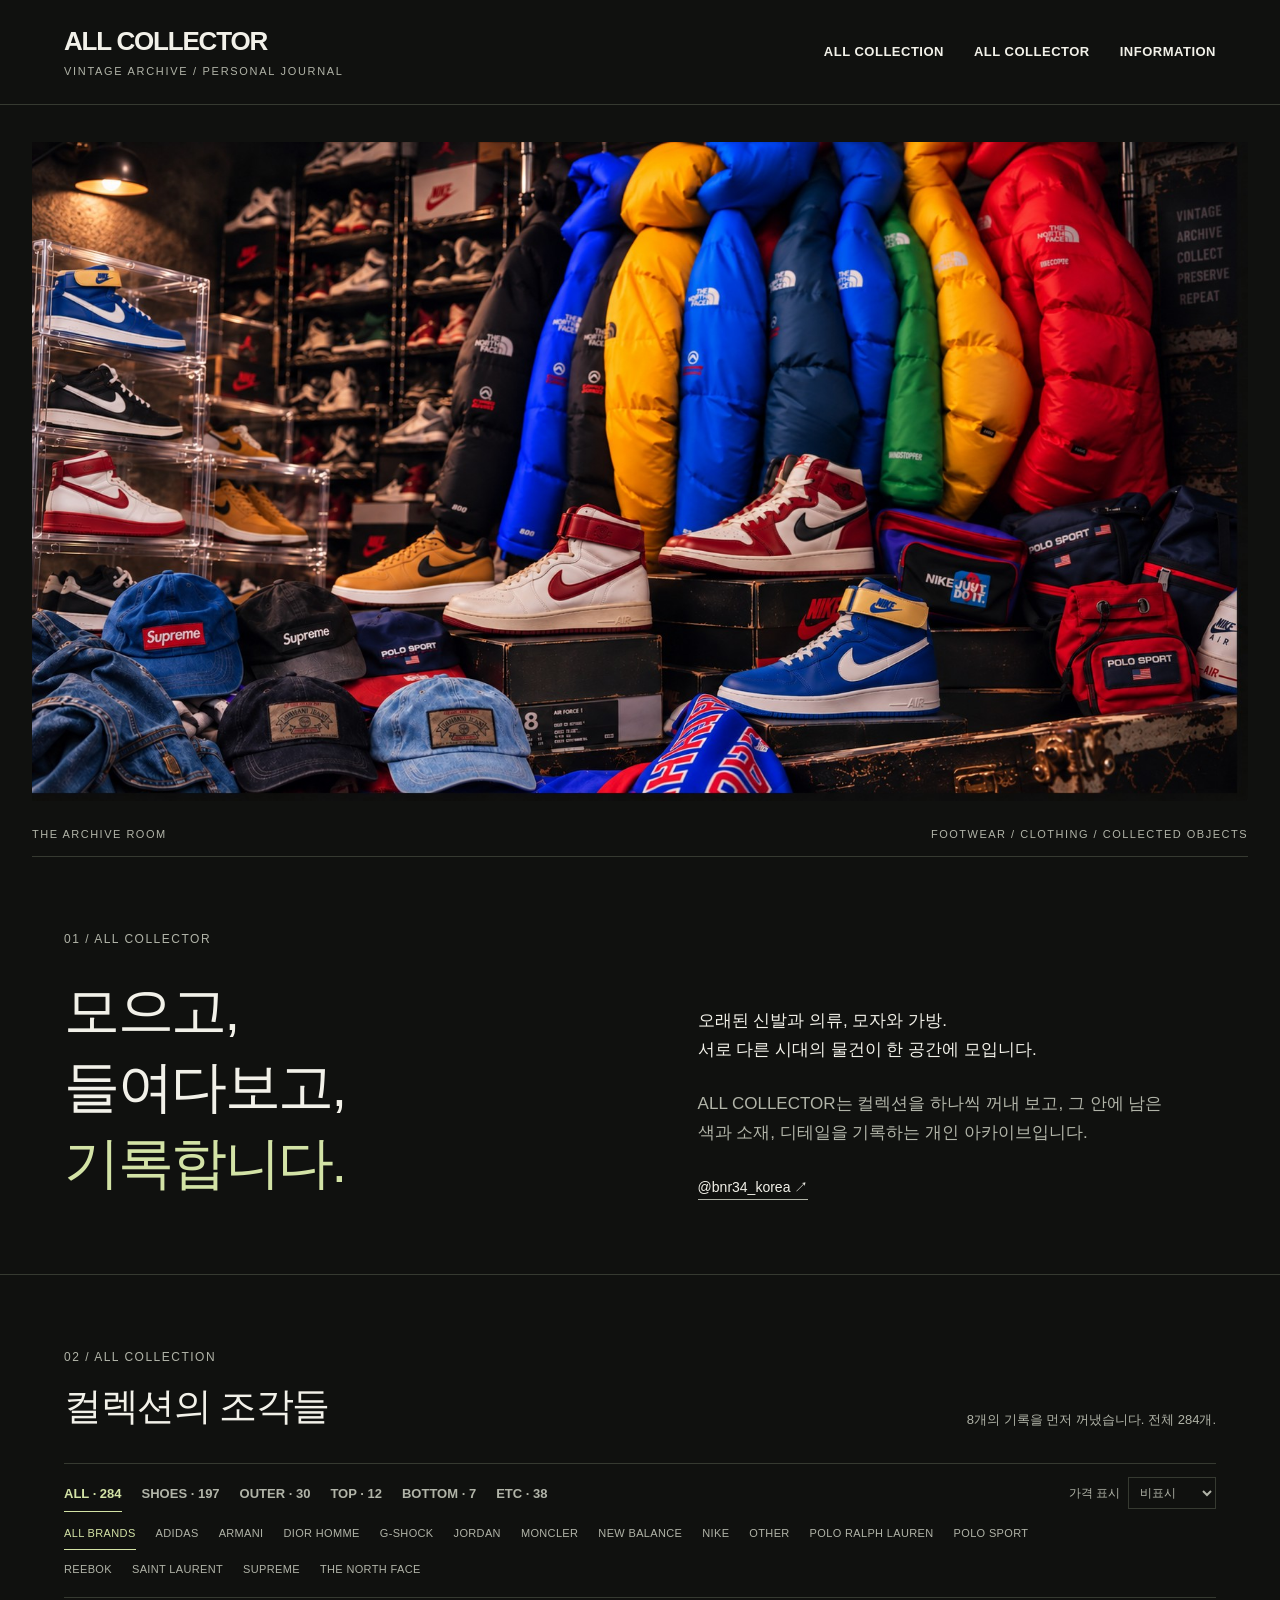
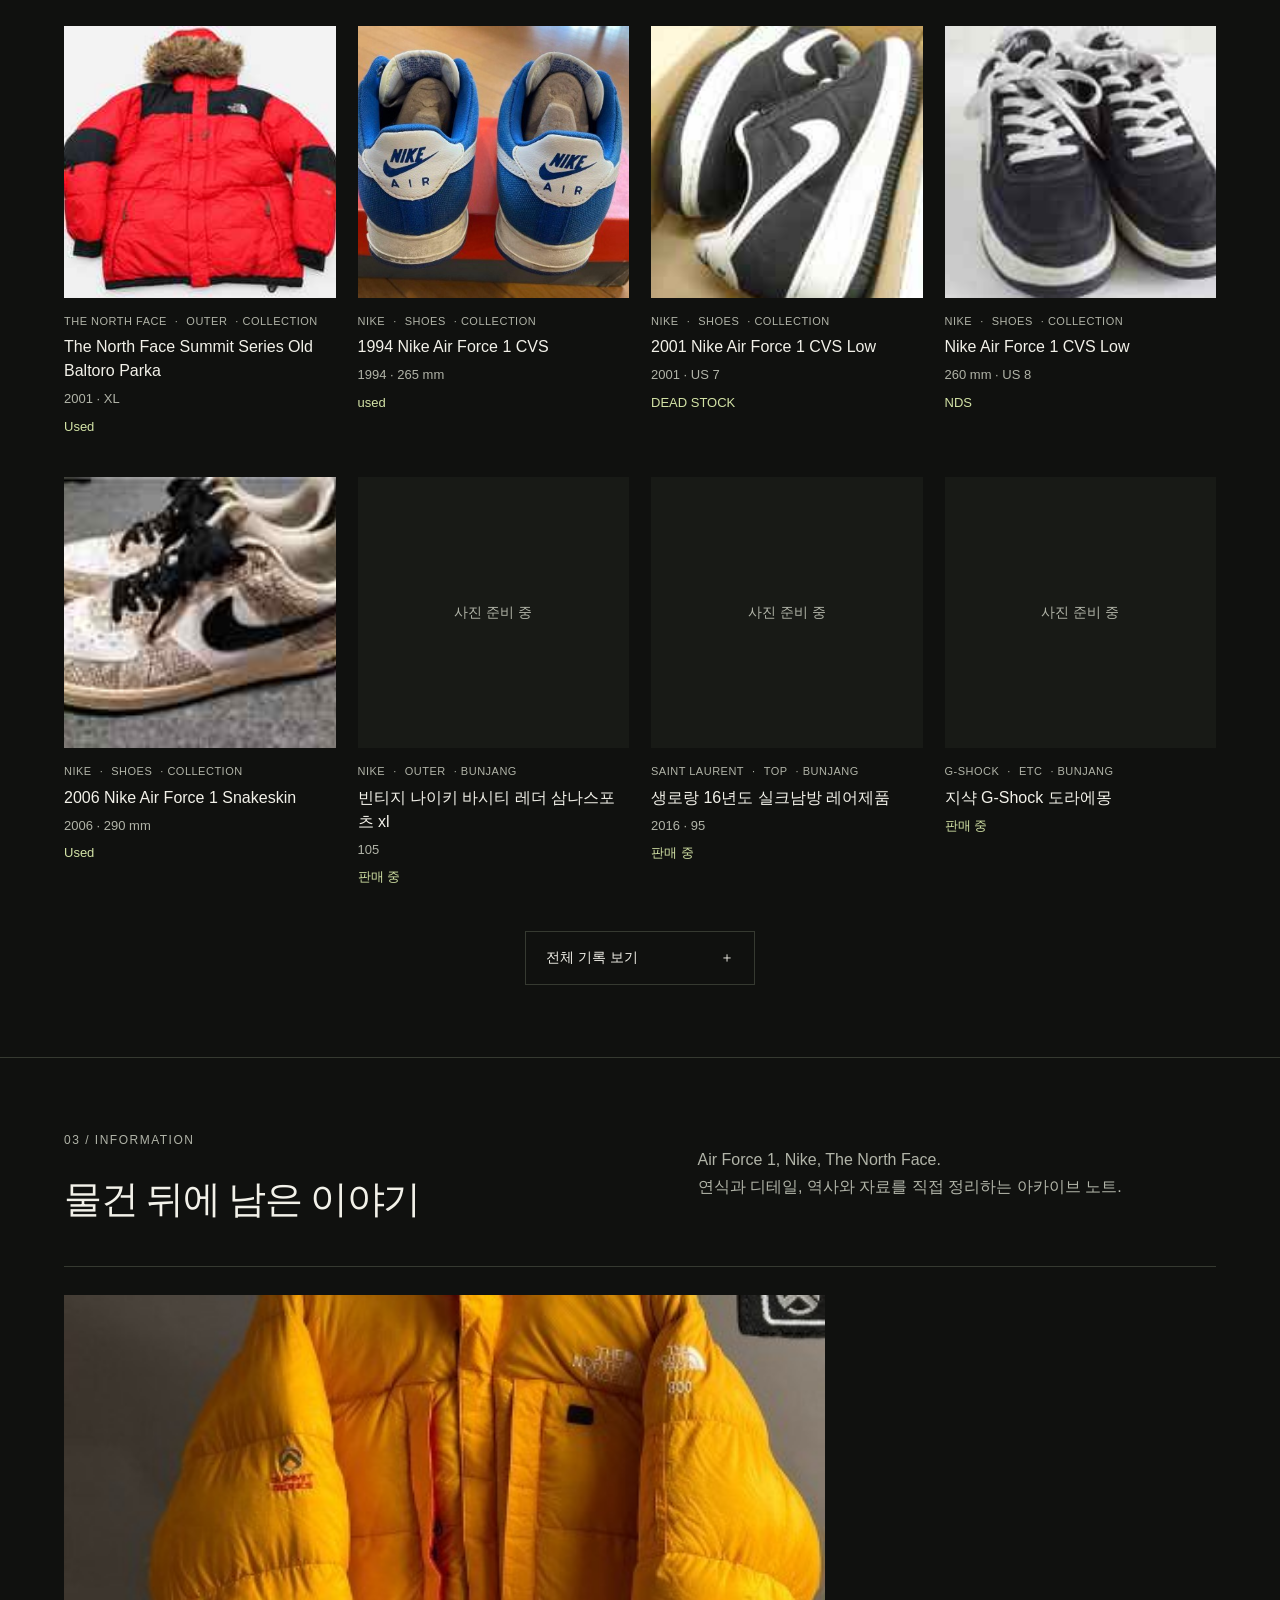
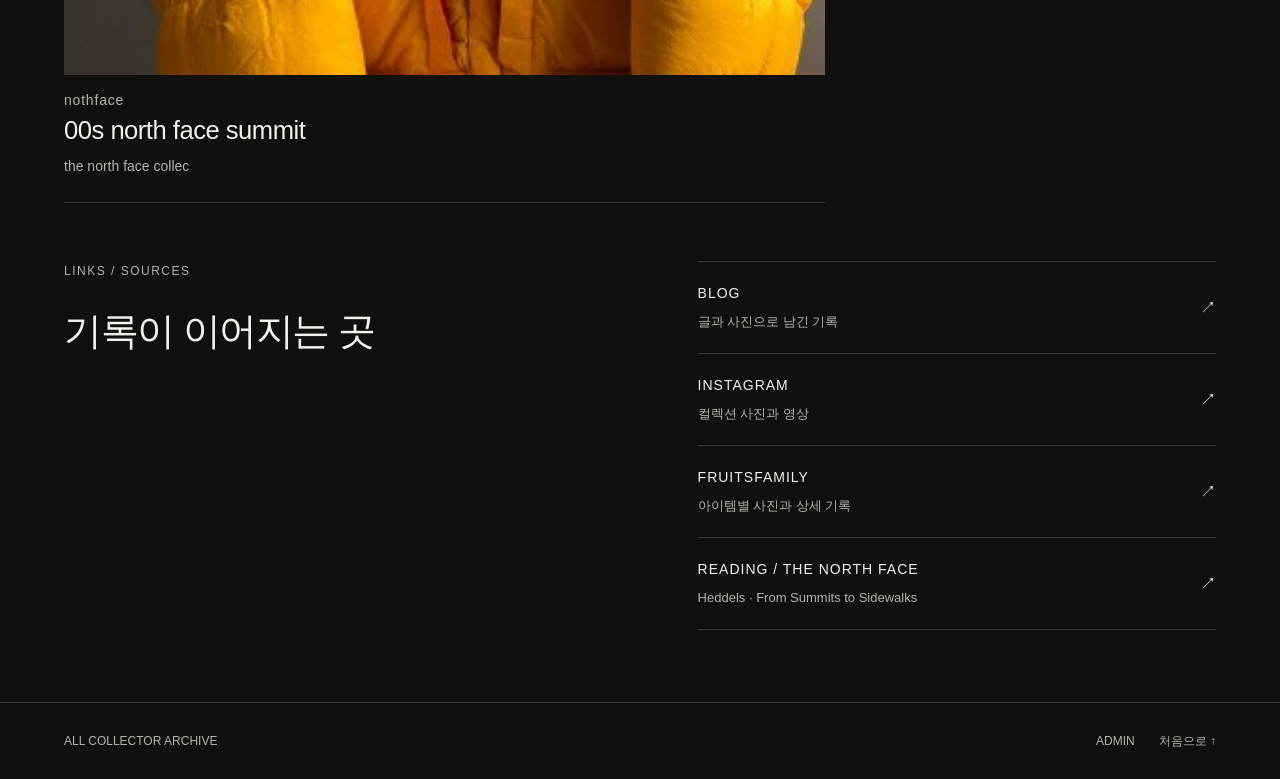
<file: index.html>
<!doctype html>
<html lang="ko">
<head>
<meta charset="utf-8">
<meta name="viewport" content="width=device-width,initial-scale=1">
<meta name="description" content="ALL COLLECTOR. 빈티지 신발과 의류, 모자와 가방을 모으고 기록하는 개인 아카이브.">
<title>ALL COLLECTOR ARCHIVE</title>
<link rel="stylesheet" href="assets/site.css">
<link rel="stylesheet" href="assets/information.css">
<script src="assets/site.js" defer></script>
<script src="assets/information.js" defer></script>
</head>
<body>
<a class="skip" href="#collection">컬렉션으로 바로가기</a>
<header class="masthead">
<a class="brand" href="#home" aria-label="ALL COLLECTOR 처음으로">ALL COLLECTOR<span>VINTAGE ARCHIVE / PERSONAL JOURNAL</span></a>
<nav aria-label="주요 메뉴"><a href="#collection">ALL COLLECTION</a><a href="#collector">ALL COLLECTOR</a><a href="#information">INFORMATION</a></nav>
</header>
<main id="home">
<section class="cover" aria-label="아카이브 커버">
<img src="assets/archive-room-cover.jpg" width="1536" height="864" alt="컬러별 패딩과 빈티지 스니커즈, 모자, 가방이 함께 놓인 아카이브 룸" fetchpriority="high" decoding="async">
<div class="cover-line"><span>THE ARCHIVE ROOM</span><span>FOOTWEAR / CLOTHING / COLLECTED OBJECTS</span></div>
</section>
<section class="intro section" id="collector">
<div><p class="eyebrow">01 / ALL COLLECTOR</p><h1>모으고,<br>들여다보고,<br><span>기록합니다.</span></h1></div>
<div class="intro-copy"><p>오래된 신발과 의류, 모자와 가방.<br>서로 다른 시대의 물건이 한 공간에 모입니다.</p><p>ALL COLLECTOR는 컬렉션을 하나씩 꺼내 보고, 그 안에 남은 색과 소재, 디테일을 기록하는 개인 아카이브입니다.</p><a class="text-link" href="https://www.instagram.com/bnr34_korea/" target="_blank" rel="noopener noreferrer">@bnr34_korea ↗</a></div>
</section>
<section class="section collection" id="collection">
<div class="section-head"><div><p class="eyebrow">02 / ALL COLLECTION</p><h2>컬렉션의 조각들</h2></div><p class="section-note" id="collectionNote">분야와 브랜드별로 꺼내 보는 기록</p></div>
<div class="collection-tools"><div class="filter-stack"><nav class="categories" aria-label="품목 분류"><button type="button" data-category="all" aria-pressed="true">ALL</button><button type="button" data-category="shoes" aria-pressed="false">SHOES</button><button type="button" data-category="outer" aria-pressed="false">OUTER</button><button type="button" data-category="top" aria-pressed="false">TOP</button><button type="button" data-category="bottom" aria-pressed="false">BOTTOM</button><button type="button" data-category="etc" aria-pressed="false">ETC</button></nav><nav class="brands" id="brandFilters" aria-label="브랜드 분류"></nav></div><label class="price-control">가격 표시 <select id="priceMode"><option value="hidden">비표시</option><option value="sale">판매 중만</option><option value="all">항상</option></select></label></div>
<div class="grid" id="grid" aria-live="polite"><p class="empty">컬렉션을 불러오는 중입니다.</p></div>
<button class="more" type="button" id="viewAll" hidden>전체 기록 보기 <span aria-hidden="true">＋</span></button>
<noscript><p>컬렉션을 보려면 자바스크립트를 켜 주세요. 아래 원문 링크에서도 기록을 볼 수 있습니다.</p></noscript>
</section>
<section class="section information" id="information">
<div class="information-head"><div><p class="eyebrow">03 / INFORMATION</p><h2>물건 뒤에 남은 이야기</h2></div><p class="info-copy">Air Force 1, Nike, The North Face.<br>연식과 디테일, 역사와 자료를 직접 정리하는 아카이브 노트.</p></div>
<div id="informationStories" class="information-stories" aria-live="polite" hidden></div>
<div class="information-links"><div><p class="eyebrow">LINKS / SOURCES</p><h2>기록이 이어지는 곳</h2></div><div class="link-list"><a href="https://m.blog.naver.com/bnr34_jeff" target="_blank" rel="noopener noreferrer"><span><strong>BLOG</strong><small>글과 사진으로 남긴 기록</small></span><span aria-hidden="true">↗</span></a><a href="https://www.instagram.com/bnr34_korea/" target="_blank" rel="noopener noreferrer"><span><strong>INSTAGRAM</strong><small>컬렉션 사진과 영상</small></span><span aria-hidden="true">↗</span></a><a href="https://seller.fruitsfamily.com/Agm2/cd06lu4p" target="_blank" rel="noopener noreferrer"><span><strong>FRUITSFAMILY</strong><small>아이템별 사진과 상세 기록</small></span><span aria-hidden="true">↗</span></a><a href="https://www.heddels.com/2019/03/north-face-summits-sidewalks/" target="_blank" rel="noopener noreferrer"><span><strong>READING / THE NORTH FACE</strong><small>Heddels · From Summits to Sidewalks</small></span><span aria-hidden="true">↗</span></a></div></div>
</section>
</main>
<footer><span>ALL COLLECTOR ARCHIVE</span><span class="footer-links"><a href="admin/">ADMIN</a><a href="#home">처음으로 ↑</a></span></footer>
<dialog id="detail" aria-labelledby="detailTitle"><button class="close" type="button" aria-label="상세 기록 닫기">닫기 ×</button><div id="detailContent"></div></dialog>
<dialog id="infoDetail" aria-labelledby="infoDetailTitle"><button class="close" type="button" aria-label="INFORMATION 글 닫기">닫기 ×</button><div id="infoDetailContent"></div></dialog>
</body>
</html>
</file>
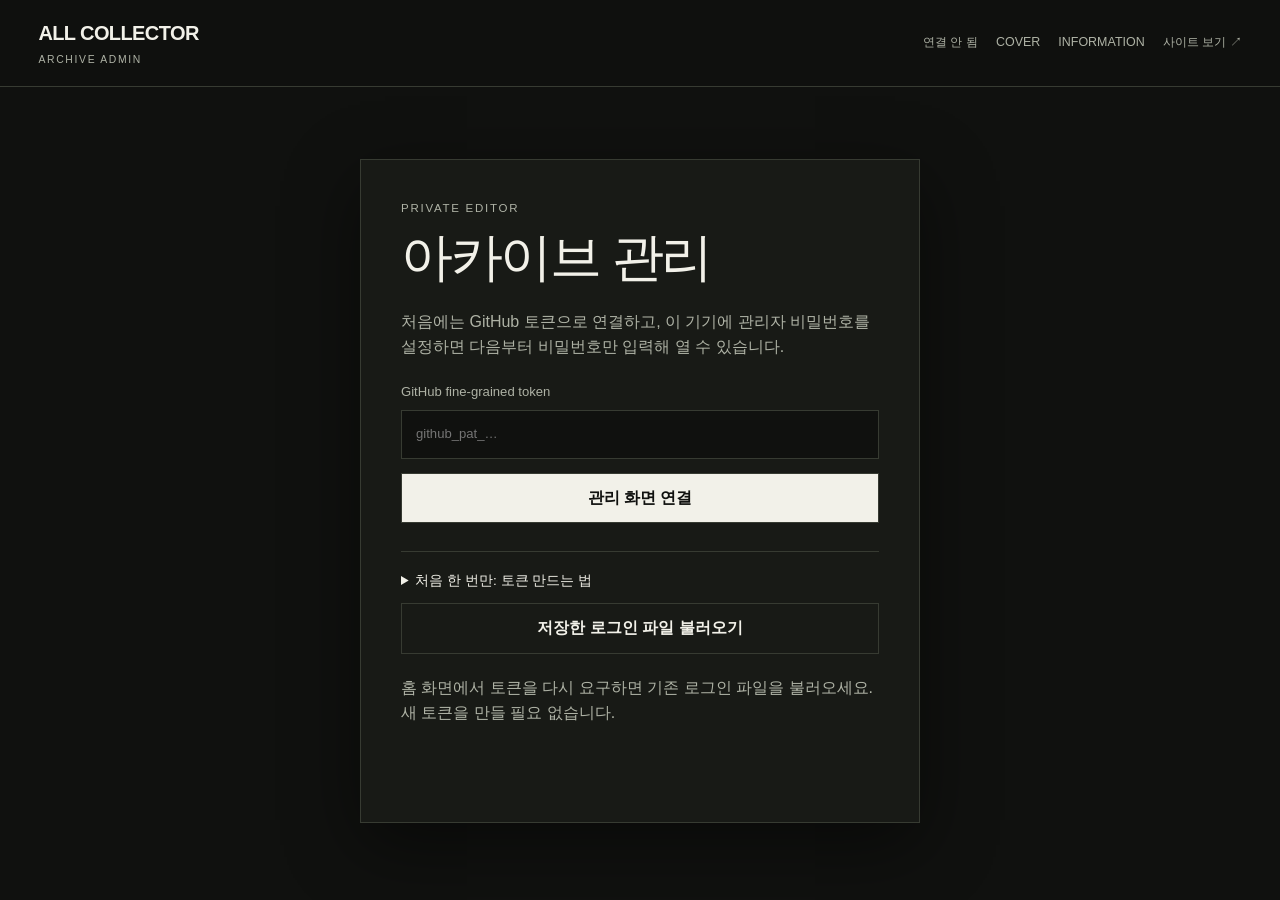
<file: admin/index.html>
<!doctype html>
<html lang="ko">
<head>
<meta charset="utf-8">
<meta name="viewport" content="width=device-width,initial-scale=1,viewport-fit=cover">
<meta name="robots" content="noindex,nofollow">
<meta name="description" content="ALL COLLECTOR ARCHIVE 기록 관리">
<meta http-equiv="Content-Security-Policy" content="default-src 'self'; connect-src 'self' https://api.github.com; img-src 'self' data: blob: https:; style-src 'self'; script-src 'self'; base-uri 'none'; form-action 'none'">
<title>ARCHIVE ADMIN · ALL COLLECTOR</title>
<link rel="stylesheet" href="admin.css">
<script src="admin.js" defer></script>
</head>
<body>
<header class="topbar">
  <a class="wordmark" href="../">ALL COLLECTOR <span>ARCHIVE ADMIN</span></a>
  <div class="top-actions">
    <span id="connectionState" class="connection">연결 안 됨</span>
    <button id="passwordButton" class="text-button password-action" type="button" hidden>비밀번호 설정</button>
    <button id="disconnectButton" class="text-button" type="button" hidden>연결 해제</button>
    <a class="text-button" href="cover.html">COVER</a>
    <a class="text-button" href="information.html">INFORMATION</a>
    <a class="text-button" href="../" target="_blank" rel="noopener">사이트 보기 ↗</a>
  </div>
</header>

<main>
  <section id="loginPanel" class="login-panel" aria-labelledby="loginTitle">
    <p class="kicker">PRIVATE EDITOR</p>
    <h1 id="loginTitle">아카이브 관리</h1>
    <p>처음에는 GitHub 토큰으로 연결하고, 이 기기에 관리자 비밀번호를 설정하면 다음부터 비밀번호만 입력해 열 수 있습니다.</p>
    <div id="passwordLogin" hidden>
      <label class="token-field">관리자 비밀번호
        <input id="unlockPassword" type="password" autocomplete="current-password" placeholder="설정한 비밀번호">
      </label>
      <button id="unlockButton" class="primary wide" type="button">비밀번호로 열기</button>
      <button id="useTokenButton" class="text-button login-switch" type="button">토큰으로 다시 연결</button>
    </div>
    <div id="tokenLogin">
      <label class="token-field">GitHub fine-grained token
        <input id="tokenInput" type="password" autocomplete="off" autocapitalize="none" spellcheck="false" placeholder="github_pat_…">
      </label>
      <button id="connectButton" class="primary wide" type="button">관리 화면 연결</button>
    </div>
    <details>
      <summary>처음 한 번만: 토큰 만드는 법</summary>
      <ol><li>GitHub에서 <strong>Fine-grained personal access token</strong>을 만듭니다.</li><li>Repository access는 <strong>Only select repositories</strong>에서 <code>-vintage-archive</code>만 선택합니다.</li><li>Permissions → Repository permissions → Contents를 <strong>Read and write</strong>로 지정합니다.</li><li>생성된 토큰을 위 칸에 붙여 넣고 연결합니다.</li></ol>
      <a href="https://github.com/settings/personal-access-tokens/new" target="_blank" rel="noopener">GitHub 토큰 만들기 ↗</a>
    </details><p id="loginError" class="error" role="alert"></p>
  </section>

  <section id="workspace" class="workspace" hidden>
    <aside class="records-panel"><div class="records-head"><div><p class="kicker">ALL RECORDS</p><h1>기록 관리</h1></div><button id="newButton" class="primary" type="button">＋ 새 기록</button></div><div class="search-row"><label class="search"><span class="sr-only">기록 검색</span><input id="searchInput" type="search" placeholder="제목·브랜드·연도 검색"></label><select id="categoryFilter" aria-label="카테고리 필터"><option value="all">ALL</option><option value="shoes">SHOES</option><option value="outer">OUTER</option><option value="top">TOP</option><option value="bottom">BOTTOM</option><option value="etc">ETC</option></select></div><p id="recordCount" class="count"></p><div id="recordList" class="record-list" aria-live="polite"></div></aside>
    <section id="editorPanel" class="editor-panel" aria-labelledby="editorTitle"><div class="editor-head"><button id="backButton" class="back" type="button">← 목록</button><div><p id="editorMode" class="kicker">NEW RECORD</p><h2 id="editorTitle">새 기록</h2></div><button id="hideButton" class="danger" type="button" hidden>삭제</button></div>
      <form id="recordForm"><div class="photo-field"><div id="photoPreview" class="photo-preview"><span>사진 미리보기</span></div><label class="file-button">사진 여러 장 선택<input id="imageFile" type="file" accept="image/*" multiple></label><p>여러 장을 한 번에 선택할 수 있습니다. 첫 번째 사진이 대표 사진으로 표시되며, ×를 눌러 제외할 수 있습니다.</p></div>
        <div class="form-fields"><label class="full">제목 <strong>*</strong><input id="titleInput" name="title" required maxlength="180"></label><label>브랜드<input id="brandInput" name="brand" maxlength="80" placeholder="NIKE"></label><label>카테고리<select id="categoryInput" name="category"><option value="shoes">SHOES</option><option value="outer">OUTER</option><option value="top">TOP</option><option value="bottom">BOTTOM</option><option value="etc">ETC</option></select></label><label>연도<input id="yearInput" name="year" inputmode="numeric" pattern="[0-9]*" placeholder="1994"></label><label>사이즈<input id="sizeInput" name="size" maxlength="40" placeholder="265 / XL"></label><label>상태<select id="statusInput" name="status"><option value="archive">ARCHIVE</option><option value="for_sale">판매 중</option><option value="reserved">예약 중</option><option value="sold">SOLD</option></select></label><label>표시 문구<input id="statusTextInput" name="status_text" maxlength="60" placeholder="DEAD STOCK / NDS"></label><label>가격(원)<input id="priceInput" name="price_krw" inputmode="numeric" pattern="[0-9]*" placeholder="400000"></label><label>게시일<input id="publishedInput" name="published_at" type="date"></label><label class="full">원문 링크<input id="sourceUrlInput" name="source_url" type="url" inputmode="url" autocapitalize="none" placeholder="https://…"></label><label class="full">사진 주소<input id="imageUrlInput" name="image" inputmode="url" autocapitalize="none" placeholder="사진을 새로 올리지 않을 때만 사용"></label><label class="full">설명<textarea id="descriptionInput" name="description" rows="7" maxlength="4000"></textarea></label><label class="check full"><input id="showPriceInput" name="show_price" type="checkbox"><span>가격 표시 허용</span></label></div><div class="savebar"><p id="saveMessage" role="status"></p><button id="saveButton" class="primary" type="submit">저장하고 사이트에 반영</button></div></form>
    </section>
  </section>
</main>
<dialog id="passwordDialog" class="password-dialog"><form id="passwordForm" method="dialog"><button id="closePasswordDialog" class="dialog-close" type="button" aria-label="닫기">×</button><p class="kicker">THIS DEVICE ONLY</p><h2>관리자 비밀번호 설정</h2><p>현재 GitHub 연결 정보를 이 기기에 암호화해 저장합니다. 다음부터 이 비밀번호로 관리자 화면을 열 수 있습니다.</p><label>새 비밀번호<input id="newPassword" type="password" autocomplete="new-password" minlength="4" required></label><label>비밀번호 확인<input id="confirmPassword" type="password" autocomplete="new-password" minlength="4" required></label><p id="passwordError" class="error" role="alert"></p><button id="savePasswordButton" class="primary wide" type="submit">비밀번호 저장</button><button id="removeSavedLoginButton" class="text-button remove-login" type="button" hidden>이 기기의 저장된 로그인 삭제</button></form></dialog>
<div id="toast" class="toast" role="status" aria-live="polite" hidden></div>
</body></html>
</file>
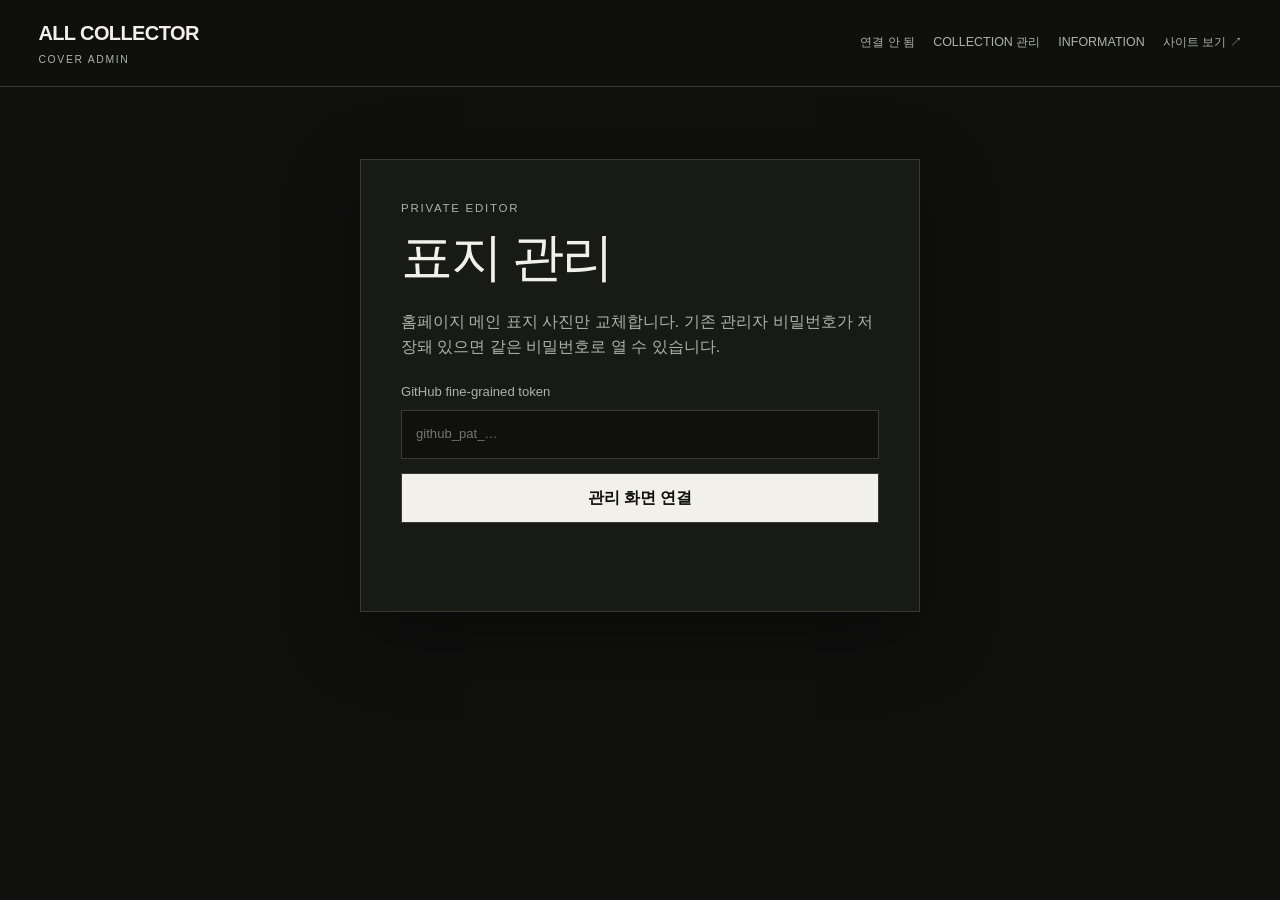
<file: admin/cover.html>
<!doctype html>
<html lang="ko">
<head>
<meta charset="utf-8">
<meta name="viewport" content="width=device-width,initial-scale=1,viewport-fit=cover">
<meta name="robots" content="noindex,nofollow">
<meta http-equiv="Content-Security-Policy" content="default-src 'self'; connect-src 'self' https://api.github.com; img-src 'self' data: blob: https:; style-src 'self'; script-src 'self'; base-uri 'none'; form-action 'none'">
<title>COVER ADMIN · ALL COLLECTOR</title>
<link rel="stylesheet" href="admin.css">
<script src="cover.js" defer></script>
</head>
<body>
<header class="topbar">
  <a class="wordmark" href="../">ALL COLLECTOR <span>COVER ADMIN</span></a>
  <div class="top-actions">
    <span id="connectionState" class="connection">연결 안 됨</span>
    <a class="text-button" href="./">COLLECTION 관리</a>
    <a class="text-button" href="information.html">INFORMATION</a>
    <a class="text-button" href="../" target="_blank" rel="noopener">사이트 보기 ↗</a>
  </div>
</header>
<main>
  <section id="loginPanel" class="login-panel">
    <p class="kicker">PRIVATE EDITOR</p>
    <h1>표지 관리</h1>
    <p>홈페이지 메인 표지 사진만 교체합니다. 기존 관리자 비밀번호가 저장돼 있으면 같은 비밀번호로 열 수 있습니다.</p>
    <div id="passwordLogin" hidden>
      <label class="token-field">관리자 비밀번호<input id="unlockPassword" type="password" autocomplete="current-password" placeholder="기존 관리자 비밀번호"></label>
      <button id="unlockButton" class="primary wide" type="button">비밀번호로 열기</button>
      <button id="useTokenButton" class="text-button login-switch" type="button">토큰으로 연결</button>
    </div>
    <div id="tokenLogin">
      <label class="token-field">GitHub fine-grained token<input id="tokenInput" type="password" autocomplete="off" autocapitalize="none" spellcheck="false" placeholder="github_pat_…"></label>
      <button id="connectButton" class="primary wide" type="button">관리 화면 연결</button>
    </div>
    <p id="loginError" class="error" role="alert"></p>
  </section>

  <section id="workspace" class="login-panel" hidden>
    <p class="kicker">MAIN COVER</p>
    <h1>홈페이지 표지</h1>
    <div class="photo-field">
      <div id="coverPreview" class="photo-preview"><img id="coverImage" src="../assets/archive-room-cover.jpg" alt="현재 홈페이지 표지"></div>
      <label class="file-button">새 표지 사진 선택<input id="coverFile" type="file" accept="image/*"></label>
      <p>사진을 고른 뒤 아래 저장 버튼을 눌러야 홈페이지에 반영됩니다. 컬렉션·상품·INFORMATION 데이터는 건드리지 않습니다.</p>
    </div>
    <div class="savebar">
      <p id="saveMessage" role="status"></p>
      <button id="saveButton" class="primary" type="button" disabled>이 사진을 표지로 저장</button>
    </div>
  </section>
</main>
<div id="toast" class="toast" role="status" aria-live="polite" hidden></div>
</body>
</html>
</file>
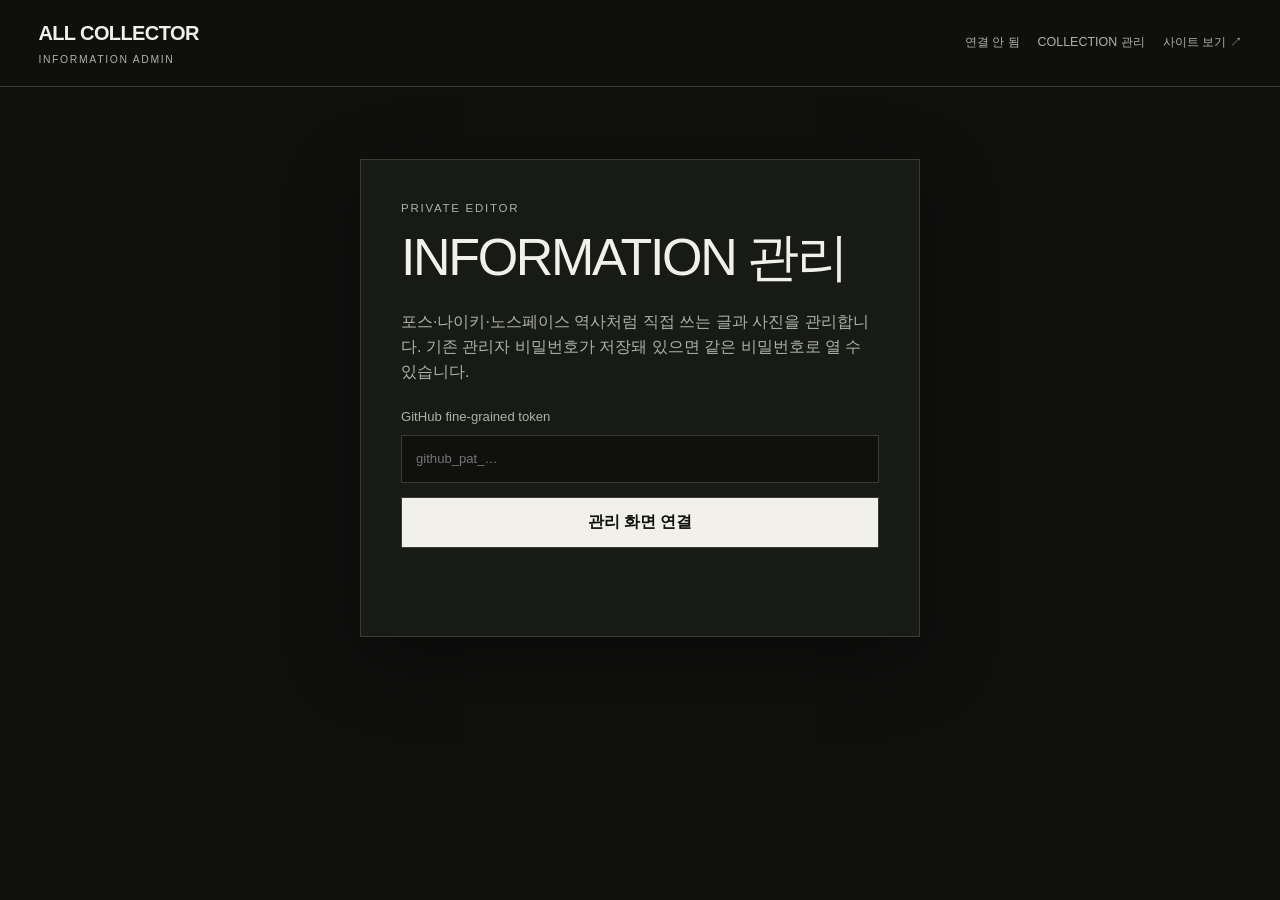
<file: admin/information.html>
<!doctype html>
<html lang="ko">
<head>
<meta charset="utf-8">
<meta name="viewport" content="width=device-width,initial-scale=1,viewport-fit=cover">
<meta name="robots" content="noindex,nofollow">
<meta name="description" content="ALL COLLECTOR INFORMATION 기록 관리">
<meta http-equiv="Content-Security-Policy" content="default-src 'self'; connect-src 'self' https://api.github.com; img-src 'self' data: blob: https:; style-src 'self'; script-src 'self'; base-uri 'none'; form-action 'none'">
<title>INFORMATION ADMIN · ALL COLLECTOR</title>
<link rel="stylesheet" href="admin.css">
<link rel="stylesheet" href="information.css">
<script src="information.js" defer></script>
</head>
<body>
<header class="topbar">
  <a class="wordmark" href="../">ALL COLLECTOR <span>INFORMATION ADMIN</span></a>
  <div class="top-actions">
    <span id="connectionState" class="connection">연결 안 됨</span>
    <a class="text-button" href="./">COLLECTION 관리</a>
    <a class="text-button" href="../#information" target="_blank" rel="noopener">사이트 보기 ↗</a>
  </div>
</header>

<main>
  <section id="loginPanel" class="login-panel" aria-labelledby="loginTitle">
    <p class="kicker">PRIVATE EDITOR</p>
    <h1 id="loginTitle">INFORMATION 관리</h1>
    <p>포스·나이키·노스페이스 역사처럼 직접 쓰는 글과 사진을 관리합니다. 기존 관리자 비밀번호가 저장돼 있으면 같은 비밀번호로 열 수 있습니다.</p>
    <div id="passwordLogin" hidden>
      <label class="token-field">관리자 비밀번호
        <input id="unlockPassword" type="password" autocomplete="current-password" placeholder="기존 관리자 비밀번호">
      </label>
      <button id="unlockButton" class="primary wide" type="button">비밀번호로 열기</button>
      <button id="useTokenButton" class="text-button login-switch" type="button">토큰으로 연결</button>
    </div>
    <div id="tokenLogin">
      <label class="token-field">GitHub fine-grained token
        <input id="tokenInput" type="password" autocomplete="off" autocapitalize="none" spellcheck="false" placeholder="github_pat_…">
      </label>
      <button id="connectButton" class="primary wide" type="button">관리 화면 연결</button>
    </div>
    <p id="loginError" class="error" role="alert"></p>
  </section>

  <section id="workspace" class="workspace info-workspace" hidden>
    <aside class="records-panel">
      <div class="records-head">
        <div><p class="kicker">INFORMATION</p><h1>글 관리</h1></div>
        <button id="newButton" class="primary" type="button">＋ 새 글</button>
      </div>
      <div class="search-row info-search-row">
        <label class="search"><span class="sr-only">글 검색</span><input id="searchInput" type="search" placeholder="제목·분류 검색"></label>
        <select id="visibilityFilter" aria-label="공개 상태 필터">
          <option value="all">ALL</option><option value="visible">공개</option><option value="hidden">숨김</option>
        </select>
      </div>
      <p id="recordCount" class="count"></p>
      <div id="recordList" class="record-list" aria-live="polite"></div>
    </aside>

    <section id="editorPanel" class="editor-panel" aria-labelledby="editorTitle">
      <div class="editor-head">
        <button id="backButton" class="back" type="button">← 목록</button>
        <div><p id="editorMode" class="kicker">NEW ARTICLE</p><h2 id="editorTitle">새 글</h2></div>
        <button id="deleteButton" class="danger" type="button" hidden>삭제</button>
      </div>
      <form id="articleForm">
        <div class="photo-field">
          <div id="photoPreview" class="photo-preview"><span>사진 미리보기</span></div>
          <label class="file-button">사진 여러 장 선택<input id="imageFile" type="file" accept="image/*" multiple></label>
          <p>첫 번째 사진은 대표 이미지입니다. 여러 장을 넣으면 상세 글에서 갤러리로 표시됩니다.</p>
        </div>

        <div class="form-fields">
          <label>분류 / 챕터<input id="sectionInput" maxlength="80" placeholder="AIR FORCE 1 / NIKE / THE NORTH FACE"></label>
          <label>레이아웃<select id="layoutInput"><option value="feature">FEATURE</option><option value="standard">STANDARD</option><option value="compact">COMPACT</option></select></label>
          <label class="full">제목 <strong>*</strong><input id="titleInput" required maxlength="180" placeholder="예: AIR FORCE 1, 1982–1996"></label>
          <label class="full">짧은 소개<input id="subtitleInput" maxlength="300" placeholder="INFORMATION 첫 화면에 보일 한두 줄 설명"></label>
          <label class="full">본문<textarea id="bodyInput" rows="16" maxlength="20000" placeholder="직접 글을 입력하세요.&#10;&#10;## 소제목&#10;&gt; 인용문&#10;- 목록 항목&#10;처럼 간단한 서식을 사용할 수 있습니다."></textarea></label>
          <label>게시일<input id="publishedInput" type="date"></label>
          <label>공개 상태<select id="visibleInput"><option value="true">공개</option><option value="false">숨김</option></select></label>
          <label class="full">참고 / 원문 링크<input id="sourceUrlInput" type="url" inputmode="url" autocapitalize="none" placeholder="https://…"></label>
          <label class="full">대표 사진 주소<input id="imageUrlInput" inputmode="url" autocapitalize="none" placeholder="사진을 새로 올리지 않을 때만 사용"></label>
          <p class="format-help full">본문 서식: <code>## 소제목</code> · <code>&gt; 인용문</code> · <code>- 목록</code>. 일반 문장은 문단으로 표시됩니다.</p>
        </div>
        <div class="savebar">
          <p id="saveMessage" role="status"></p>
          <button id="saveButton" class="primary" type="submit">저장하고 사이트에 반영</button>
        </div>
      </form>
    </section>
  </section>
</main>
<div id="toast" class="toast" role="status" aria-live="polite" hidden></div>
</body>
</html>
</file>
<file: assets/site.css>
:root{color-scheme:dark;--bg:#10110f;--panel:#181a16;--text:#f2f1e9;--muted:#b1b4a8;--line:#363a31;--accent:#d3e3a6}
*{box-sizing:border-box}
html{scroll-behavior:smooth;scroll-padding-top:105px}
body{margin:0;background:var(--bg);color:var(--text);font:16px/1.7 Arial,"Apple SD Gothic Neo","Malgun Gothic",sans-serif}
a{color:inherit;text-decoration:none}
button,select{font:inherit}
button,a,select{-webkit-tap-highlight-color:transparent}
button{cursor:pointer}
button:focus-visible,a:focus-visible,select:focus-visible{outline:2px solid var(--accent);outline-offset:5px}
.skip{position:fixed;top:-100px;left:16px;z-index:10;background:var(--text);color:var(--bg);padding:12px}
.skip:focus{top:12px}
.masthead{display:flex;justify-content:space-between;align-items:center;gap:24px;padding:26px 5vw;border-bottom:1px solid var(--line)}
.brand{font-size:26px;font-weight:800;letter-spacing:-1.2px;line-height:1.2}
.brand span{display:block;font-size:11px;letter-spacing:1.7px;font-weight:400;margin-top:8px;color:var(--muted)}
.masthead nav{display:flex;gap:30px;font-size:13px;font-weight:700;letter-spacing:.5px}
.masthead nav a{padding:8px 0}
.masthead nav a:hover{color:var(--accent)}
main{max-width:1800px;margin:auto}
.cover{padding:24px 2.5vw 0}
.cover>img{display:block;width:100%;height:auto;aspect-ratio:16/9;object-fit:contain}
.cover-line{display:flex;justify-content:space-between;gap:15px;padding:12px 0;color:var(--muted);font-size:11px;letter-spacing:1.5px;border-bottom:1px solid var(--line)}
.section{padding:72px 5vw;border-bottom:1px solid var(--line)}
.eyebrow{font-size:12px;letter-spacing:1.5px;color:var(--muted);margin:0 0 24px}
.intro{display:grid;grid-template-columns:1fr 1fr;gap:9vw}
.intro h1{font-size:clamp(36px,4.4vw,68px);font-weight:500;letter-spacing:-2.5px;line-height:1.35;margin:0}
.intro h1 span{color:var(--accent)}
.intro-copy{align-self:end;max-width:480px;font-size:17px}
.intro-copy p{margin:0 0 25px}
.intro-copy p+p{color:var(--muted)}
.text-link{display:inline-block;border-bottom:1px solid var(--muted);font-size:14px}
.section-head{display:flex;align-items:end;justify-content:space-between;gap:24px;margin-bottom:32px}
.section-head .eyebrow{margin-bottom:14px}
h2{font-size:clamp(26px,3vw,42px);font-weight:500;letter-spacing:-1.5px;line-height:1.3;margin:0}
.section-note{color:var(--muted);font-size:13px;margin:0}
.collection-tools{display:flex;justify-content:space-between;gap:20px;align-items:flex-start;border-block:1px solid var(--line);padding:13px 0;margin-bottom:28px}
.filter-stack{display:grid;gap:7px;min-width:0}
.categories,.brands{display:flex;flex-wrap:wrap;gap:5px 20px}
.categories button,.brands button{padding:6px 0;background:none;border:0;color:var(--muted);font-size:13px}
.categories button{font-weight:700}
.brands button{font-size:11px;letter-spacing:.35px}
.categories button[aria-pressed=true],.brands button[aria-pressed=true]{color:var(--accent);box-shadow:0 1px var(--accent)}
.price-control{display:flex;gap:8px;align-items:center;font-size:12px;color:var(--muted);white-space:nowrap}
.price-control select{background:var(--bg);color:var(--muted);padding:7px;border:1px solid var(--line);font-size:12px}
.grid{display:grid;grid-template-columns:repeat(4,minmax(0,1fr));gap:34px 22px}
.card{min-width:0}
.visual{border:0;padding:0;background:var(--panel);display:block;width:100%;aspect-ratio:1;color:var(--muted);overflow:hidden;text-align:left}
.visual img{display:block;width:100%;height:100%;object-fit:cover;transition:transform .25s}
.visual:hover img{transform:scale(1.025)}
.missing-photo{height:100%;display:flex;align-items:center;justify-content:center;font-size:14px}
.card-meta{display:flex;gap:8px;flex-wrap:wrap;font-size:11px;letter-spacing:.5px;color:var(--muted);margin-top:14px}
.card h3{font-size:16px;line-height:1.5;font-weight:500;margin:5px 0}
.title-button{text-align:left;border:0;padding:0;background:none;color:inherit;font-size:inherit;line-height:inherit}
.item-meta,.price{font-size:13px;color:var(--muted);margin:5px 0}
.price{color:var(--text)}
.status{color:var(--accent)}
.more{display:flex;justify-content:space-between;align-items:center;gap:30px;background:none;border:1px solid var(--line);padding:14px 20px;margin:38px auto 0;color:var(--text);min-width:230px;font-size:14px}
[hidden]{display:none!important}
.empty{grid-column:1/-1;padding:40px 0;color:var(--muted)}
.information{display:grid;grid-template-columns:1fr 1fr;gap:9vw}
.info-copy{color:var(--muted);font-size:16px}
.link-list>a{display:flex;justify-content:space-between;align-items:center;padding:20px 0;border-bottom:1px solid var(--line);gap:20px}
.link-list>a:first-child{border-top:1px solid var(--line)}
.link-list strong{display:block;font-size:14px;font-weight:500;letter-spacing:1px}
.link-list small{display:block;font-size:13px;color:var(--muted);margin-top:5px}
.link-list a:hover strong{color:var(--accent)}
footer{display:flex;justify-content:space-between;gap:20px;padding:28px 5vw;font-size:12px;color:var(--muted)}
dialog{background:var(--bg);color:var(--text);border:1px solid var(--line);width:min(850px,94vw);max-height:90vh;padding:24px}
dialog::backdrop{background:#000c}
.close{display:block;margin:0 0 18px auto;background:none;color:var(--text);border:1px solid var(--line);padding:8px 14px;font-size:14px}
.detail-gallery{display:grid;grid-template-columns:repeat(2,minmax(0,1fr));gap:10px}
.detail-gallery .detail-image:first-child{grid-column:1/-1}
.detail-image{display:block;max-height:55vh;width:100%;object-fit:contain;background:var(--panel)}
dialog h2{font-size:26px;margin:20px 0 10px}
dialog p{white-space:pre-line}
.detail-source{display:inline-block;border-bottom:1px solid var(--accent);color:var(--accent);margin:16px 0}
body:has(dialog[open]){overflow:hidden}
@media(min-width:1600px){.cover{padding-inline:5vw}
}
@media(max-width:1000px){.masthead{align-items:start}
.masthead nav{gap:16px;font-size:12px}
.brand{font-size:22px}
.grid{grid-template-columns:repeat(3,minmax(0,1fr))}
.collection-tools{align-items:start;flex-direction:column;gap:10px}
.intro,.information{gap:6vw}
}
@media(max-width:680px){html{scroll-padding-top:15px}
.masthead{display:block;padding:22px 20px 16px}
.brand{font-size:24px}
.brand span{font-size:10px;letter-spacing:1.4px}
.masthead nav{margin-top:20px;gap:20px;flex-wrap:wrap;font-size:12px}
.cover{padding:0}
.cover-line{margin:0 20px;font-size:10px;letter-spacing:.8px}
.cover-line span:last-child{display:none}
.section{padding:42px 20px}
.intro,.information{grid-template-columns:1fr;gap:28px}
.intro h1{font-size:36px;letter-spacing:-1.5px}
.intro-copy{font-size:16px}
.intro-copy p{margin-bottom:18px}
.eyebrow{margin-bottom:18px}
.section-head{display:block;margin-bottom:24px}
.section-note{margin-top:12px}
.categories,.brands{gap:4px 16px}
.grid{grid-template-columns:repeat(2,minmax(0,1fr));gap:26px 14px}
.card h3{font-size:14px}
.card-meta{font-size:10px}
.item-meta{font-size:12px}
.information h2{font-size:28px}
footer{padding:24px 20px;font-size:11px}
dialog{padding:16px}
.detail-gallery{grid-template-columns:1fr}
.detail-gallery .detail-image:first-child{grid-column:auto}
.detail-image{max-height:45vh}
}
@media(prefers-reduced-motion:reduce){html{scroll-behavior:auto}
*{transition:none!important}
}
.footer-links{display:flex;gap:24px}
.footer-links a:hover{color:var(--accent)}
</file>
<file: assets/information.css>
.information{display:block}
.information-head{display:grid;grid-template-columns:1fr 1fr;gap:9vw;margin-bottom:42px}
.information-stories{display:grid;grid-template-columns:repeat(12,minmax(0,1fr));gap:22px;border-top:1px solid var(--line);padding-top:28px}
.info-story{grid-column:span 4;min-width:0;border-bottom:1px solid var(--line);padding-bottom:24px}
.info-story.feature{grid-column:span 8}
.info-story.compact{grid-column:span 3}
.info-story-button{display:block;width:100%;padding:0;border:0;background:none;color:inherit;text-align:left}
.info-story-image{display:block;width:100%;aspect-ratio:16/10;object-fit:cover;background:var(--panel);margin-bottom:14px}
.info-story.feature .info-story-image{aspect-ratio:16/8}
.info-story-meta{display:flex;gap:8px;flex-wrap:wrap;color:var(--muted);font-size:11px;letter-spacing:.8px;margin:0 0 8px}
.info-story h3{font-size:clamp(18px,2vw,28px);font-weight:500;line-height:1.35;letter-spacing:-.5px;margin:0 0 8px}
.info-story p{color:var(--muted);font-size:14px;line-height:1.65;margin:0}
.info-story-button:hover h3{color:var(--accent)}
.information-links{margin-top:58px;display:grid;grid-template-columns:1fr 1fr;gap:9vw}
.information-links .eyebrow{margin-top:0}
.info-article-head{margin:8px 0 24px}
.info-article-head .card-meta{margin-top:0}
.info-article-subtitle{color:var(--muted);font-size:16px}
.info-body{font-size:15px;line-height:1.85}
.info-body h3{font-size:21px;font-weight:500;margin:30px 0 10px}
.info-body p{white-space:pre-line;margin:0 0 18px}
.info-body blockquote{margin:24px 0;padding:12px 18px;border-left:2px solid var(--accent);color:var(--muted)}
.info-body ul{padding-left:22px;margin:0 0 20px}
.info-body li{margin:7px 0}
@media(max-width:1000px){.information-head,.information-links{gap:6vw}.info-story{grid-column:span 6}.info-story.feature{grid-column:span 12}.info-story.compact{grid-column:span 4}}
@media(max-width:680px){.information-head,.information-links{grid-template-columns:1fr;gap:28px}.information-stories{grid-template-columns:1fr;gap:28px}.info-story,.info-story.feature,.info-story.compact{grid-column:auto}.info-story-image,.info-story.feature .info-story-image{aspect-ratio:16/10}.information-links{margin-top:42px}}
</file>
<file: admin/admin.css>
:root{color-scheme:dark;--bg:#10110f;--panel:#181a16;--panel2:#20231d;--text:#f2f1e9;--muted:#aeb2a5;--line:#373b32;--accent:#d3e3a6;--danger:#ff9b8e;--shadow:0 22px 70px #0007}
*{box-sizing:border-box}
html{font-size:16px}
body{margin:0;min-height:100vh;background:var(--bg);color:var(--text);font:1rem/1.55 Arial,"Apple SD Gothic Neo","Malgun Gothic",sans-serif}
button,input,select,textarea{font:inherit}
button,a,input,select,textarea{-webkit-tap-highlight-color:transparent}
button{cursor:pointer}
a{color:inherit}
[hidden]{display:none!important}
.sr-only{position:absolute;width:1px;height:1px;padding:0;margin:-1px;overflow:hidden;clip:rect(0,0,0,0);white-space:nowrap;border:0}
:focus-visible{outline:2px solid var(--accent);outline-offset:3px}
.topbar{min-height:78px;padding:18px 3vw;display:flex;align-items:center;justify-content:space-between;gap:24px;border-bottom:1px solid var(--line);position:sticky;top:0;z-index:20;background:#10110ff2;backdrop-filter:blur(16px)}
.wordmark{font-size:1.25rem;font-weight:800;letter-spacing:-.03em;text-decoration:none}
.wordmark span{display:block;font-size:.65rem;font-weight:400;letter-spacing:.16em;color:var(--muted);margin-top:3px}
.top-actions{display:flex;align-items:center;gap:18px;font-size:.78rem}
.connection{color:var(--muted)}
.connection.on{color:var(--accent)}
.text-button{appearance:none;border:0;background:none;color:var(--muted);padding:7px 0;text-decoration:none}
.text-button:hover{color:var(--text)}
.login-panel{width:min(560px,calc(100% - 40px));margin:8vh auto;padding:40px;border:1px solid var(--line);background:var(--panel);box-shadow:var(--shadow)}
.kicker{font-size:.72rem;letter-spacing:.15em;color:var(--muted);margin:0 0 8px}
h1,h2{font-weight:500;letter-spacing:-.045em;line-height:1.2;margin:0}
h1{font-size:clamp(2rem,5vw,3.25rem)}
h2{font-size:1.75rem}
.login-panel>p:not(.kicker):not(.error){color:var(--muted);margin:22px 0}
.token-field{display:grid;gap:8px;font-size:.82rem;color:var(--muted)}
input,select,textarea{width:100%;border:1px solid var(--line);border-radius:0;background:var(--bg);color:var(--text);padding:13px 14px;min-height:48px}
textarea{resize:vertical;min-height:150px}
.primary,.danger,.file-button{border:1px solid var(--line);padding:12px 18px;min-height:46px;background:var(--text);color:var(--bg);font-weight:700}
.primary:hover{background:var(--accent)}
.primary:disabled,.danger:disabled{opacity:.45;cursor:wait}
.wide{width:100%;margin-top:14px}
.login-panel details{border-top:1px solid var(--line);margin-top:28px;padding-top:18px;color:var(--muted);font-size:.85rem}
.login-panel summary{color:var(--text);cursor:pointer}
.login-panel ol{padding-left:22px}
.login-panel li{margin:8px 0}
.login-panel code{font-size:.8rem;color:var(--accent)}
.login-switch{display:block;margin:12px auto 0}
.error{min-height:1.5em;color:var(--danger);font-size:.85rem}
.password-dialog{width:min(480px,calc(100% - 32px));padding:0;border:1px solid var(--line);background:var(--panel);color:var(--text);box-shadow:var(--shadow)}
.password-dialog::backdrop{background:#000b;backdrop-filter:blur(5px)}
.password-dialog form{display:block;padding:34px;position:relative}
.password-dialog h2{margin-bottom:14px}
.password-dialog form>p:not(.kicker):not(.error){color:var(--muted);font-size:.88rem;margin:0 0 22px}
.password-dialog label{display:grid;gap:7px;color:var(--muted);font-size:.8rem;margin-top:14px}
.dialog-close{position:absolute;right:20px;top:16px;border:0;background:none;color:var(--muted);font-size:1.8rem;line-height:1}
.remove-login{display:block;margin:14px auto 0;color:var(--danger)}
.workspace{display:grid;grid-template-columns:minmax(340px,42%) 1fr;min-height:calc(100vh - 79px)}
.records-panel{border-right:1px solid var(--line);padding:30px 2.5vw;min-width:0}
.records-head,.editor-head{display:flex;align-items:center;justify-content:space-between;gap:18px}
.records-head h1{font-size:2.1rem}
.search-row{display:grid;grid-template-columns:1fr 120px;gap:8px;margin-top:25px}
.search-row input,.search-row select{font-size:.88rem}
.count{color:var(--muted);font-size:.75rem;letter-spacing:.08em;margin:16px 0 8px}
.record-list{display:grid;border-top:1px solid var(--line)}
.record{display:grid;grid-template-columns:72px minmax(0,1fr);gap:14px;width:100%;padding:13px 0;border:0;border-bottom:1px solid var(--line);background:none;color:var(--text);text-align:left}
.record:hover,.record[aria-current=true]{background:var(--panel)}
.record img,.record .no-photo{display:block;width:72px;height:72px;object-fit:cover;background:var(--panel2)}
.record .no-photo{color:var(--muted);font-size:.65rem;display:grid;place-items:center}
.record strong{display:block;font-size:.92rem;font-weight:500;line-height:1.35;margin:4px 0 7px;overflow:hidden;text-overflow:ellipsis;white-space:nowrap}
.record small{display:block;color:var(--muted);font-size:.7rem;letter-spacing:.03em}
.empty{padding:40px 0;color:var(--muted)}
.editor-panel{padding:30px 4vw 120px;min-width:0}
.editor-head{padding-bottom:24px;border-bottom:1px solid var(--line)}
.back{display:none;border:0;background:none;color:var(--muted);padding:8px 0}
.danger{background:none;color:var(--danger);border-color:#7a413a}
form{display:grid;grid-template-columns:minmax(220px,34%) 1fr;gap:34px;padding-top:28px}
.photo-field{position:sticky;top:108px;align-self:start}
.photo-preview{min-height:220px;background:var(--panel);display:grid;grid-template-columns:repeat(2,minmax(0,1fr));gap:2px;align-content:start;overflow:hidden;color:var(--muted);font-size:.82rem;border:1px solid var(--line)}
.photo-preview>span{grid-column:1/-1;min-height:220px;display:grid;place-items:center}
.photo-preview figure{position:relative;aspect-ratio:1;margin:0;background:var(--bg);overflow:hidden}
.photo-preview figure:first-child{grid-column:1/-1}
.photo-preview img{width:100%;height:100%;object-fit:cover}
.photo-preview figure small{position:absolute;left:7px;bottom:7px;padding:3px 7px;background:#000b;color:#fff;font-size:.65rem}
.remove-photo{position:absolute;right:7px;top:7px;width:30px;height:30px;padding:0;border:1px solid #fff6;border-radius:50%;background:#000b;color:#fff;font-size:1.25rem;line-height:1}
.file-button{display:block;text-align:center;margin-top:12px;position:relative;overflow:hidden;background:var(--panel);color:var(--text)}
.file-button input{position:absolute;inset:0;opacity:0;cursor:pointer}
.photo-field>p{color:var(--muted);font-size:.72rem}
.form-fields{display:grid;grid-template-columns:repeat(2,minmax(0,1fr));gap:17px 14px}
.form-fields label{display:grid;gap:7px;color:var(--muted);font-size:.78rem}
.form-fields label strong{color:var(--accent)}
.form-fields .full{grid-column:1/-1}
.check{grid-template-columns:auto 1fr!important;align-items:center;justify-content:start}
.check input{width:20px;height:20px;min-height:0;padding:0;accent-color:var(--accent)}
.savebar{grid-column:1/-1;position:fixed;z-index:10;right:0;bottom:0;width:58%;padding:14px 4vw;display:flex;align-items:center;justify-content:flex-end;gap:20px;background:#10110ff2;border-top:1px solid var(--line);backdrop-filter:blur(16px)}
.savebar p{margin:0;color:var(--muted);font-size:.8rem}
.toast{position:fixed;z-index:50;left:50%;bottom:30px;transform:translateX(-50%);background:var(--text);color:var(--bg);padding:12px 18px;box-shadow:var(--shadow);font-size:.85rem}
@media(max-width:860px){
  .topbar{padding:15px 18px;min-height:70px}.top-actions{gap:12px}.connection{display:none}
  .workspace{display:block;min-height:calc(100vh - 70px)}.records-panel{padding:24px 18px;border:0}.editor-panel{display:none;padding:22px 18px 105px}.workspace.editing .records-panel{display:none}.workspace.editing .editor-panel{display:block}
  .records-head h1{font-size:1.9rem}.records-head .primary{padding-inline:14px}.record{grid-template-columns:82px minmax(0,1fr)}.record img,.record .no-photo{width:82px;height:82px}
  .back{display:block}.editor-head{display:grid;grid-template-columns:auto 1fr auto;align-items:center}.editor-head h2{font-size:1.45rem}
  form{grid-template-columns:1fr;gap:24px;padding-top:20px}.photo-field{position:static}.photo-preview{max-height:52vh}.form-fields{grid-template-columns:1fr}.form-fields .full{grid-column:auto}.savebar{width:100%;padding:12px 18px}.savebar p{display:none}.savebar .primary{width:100%}
}
@media(max-width:520px){.login-panel{width:100%;margin:0;border-width:0;padding:34px 20px;box-shadow:none}.wordmark{font-size:1.05rem}.top-actions>a.text-button{display:none}.top-actions{gap:10px}.password-dialog form{padding:30px 20px}.search-row{grid-template-columns:1fr 105px}.record strong{font-size:.88rem}}
@media(prefers-reduced-motion:reduce){*{scroll-behavior:auto!important}}

@media(max-width:860px){.savebar{flex-direction:column;gap:8px}.savebar p{display:block}.editor-panel{padding-bottom:170px}}
</file>
<file: admin/information.css>
.info-search-row{grid-template-columns:1fr 105px}
.info-workspace .record small:first-child{color:var(--accent)}
.format-help{margin:0;color:var(--muted);font-size:.72rem;line-height:1.6}
.format-help code{color:var(--accent)}
@media(max-width:520px){.top-actions .text-button:first-of-type{display:inline-block}.info-search-row{grid-template-columns:1fr 92px}}
</file>
